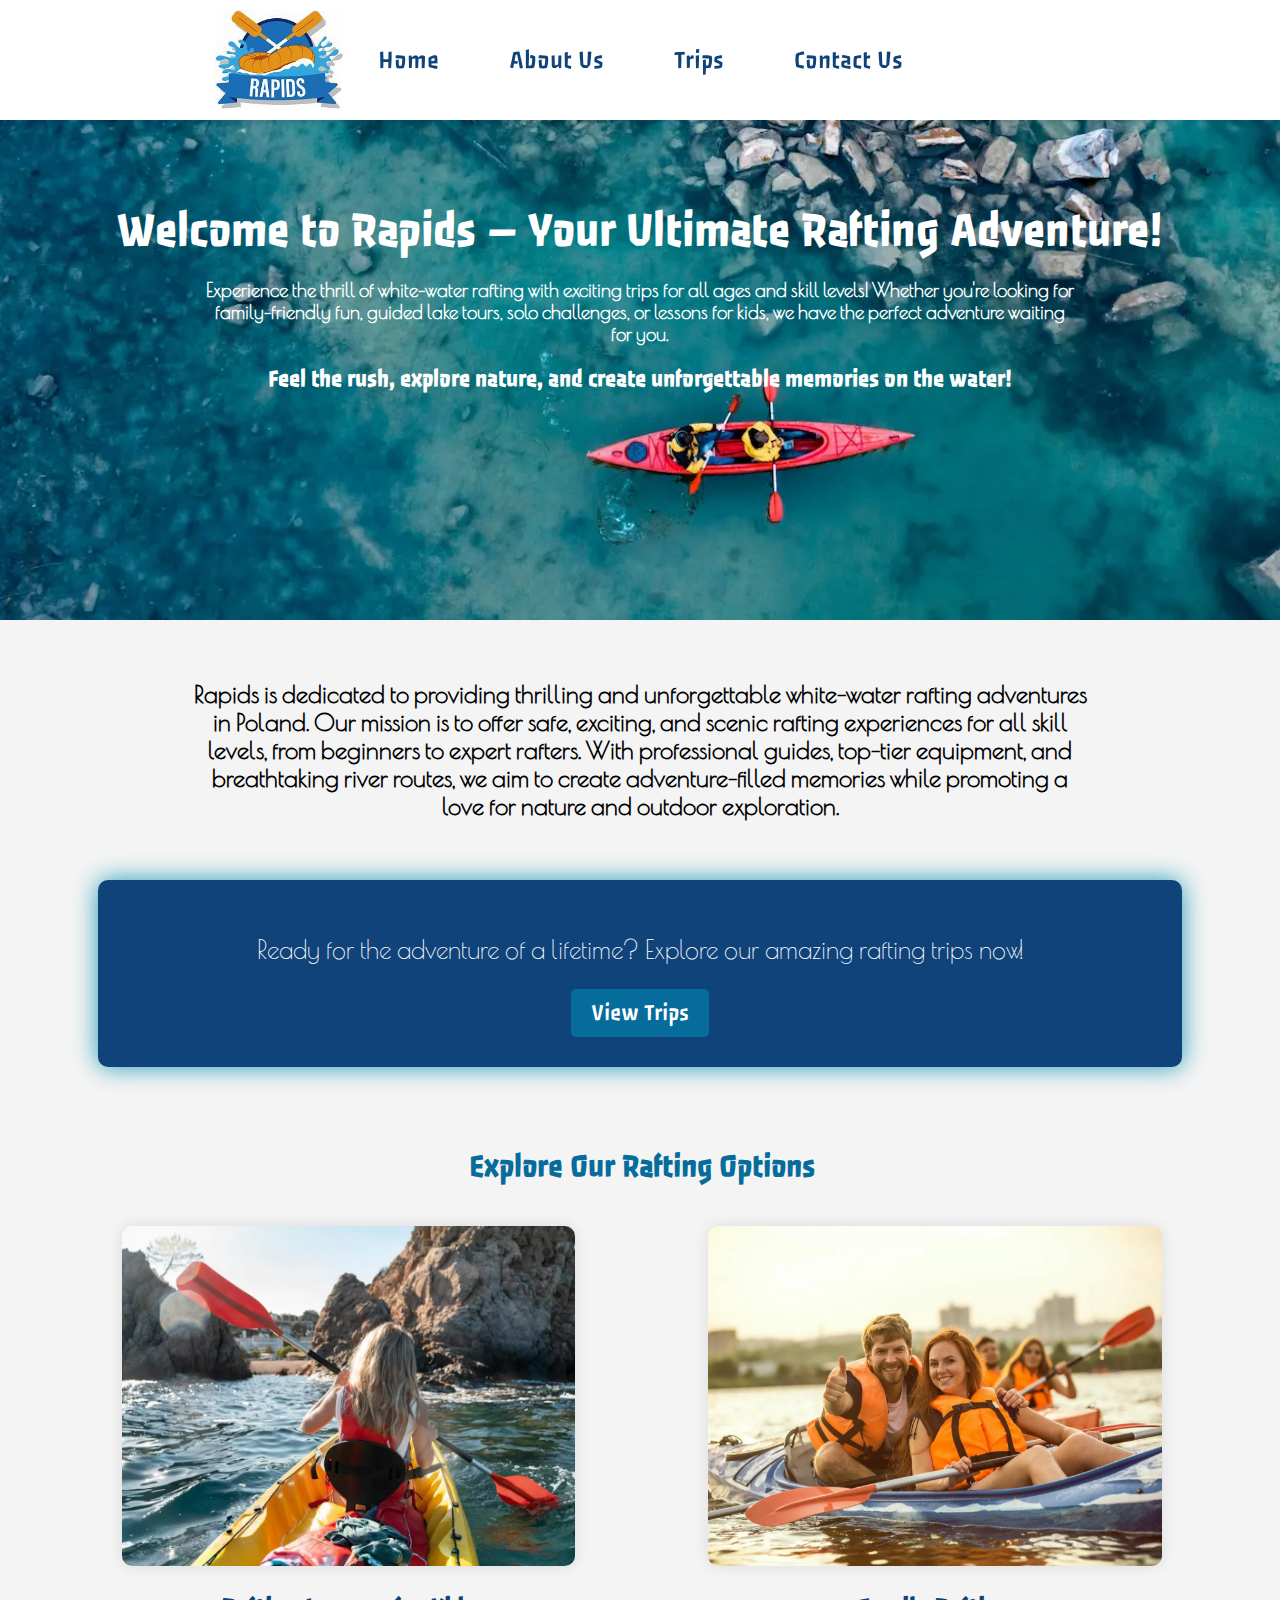
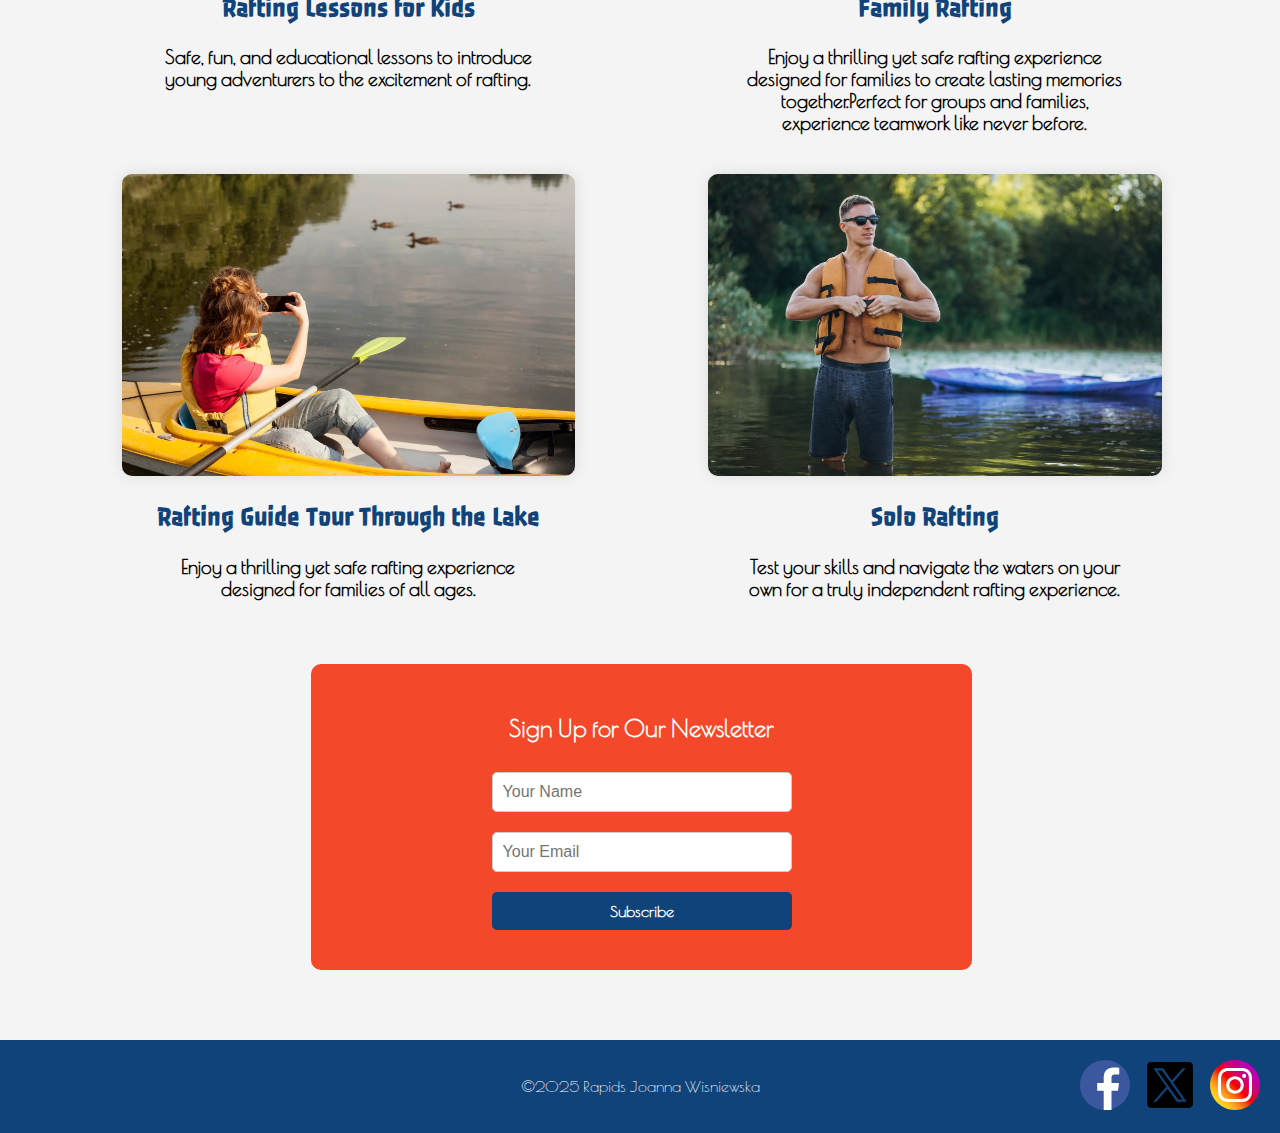
<file: wwr/index.html>
<!DOCTYPE html>
<html lang="en">
<head>
    <meta charset="UTF-8">
    <meta name="viewport" content="width=device-width, initial-scale=1.0">
    <title>Rapids - Home</title>
    <meta name="description" content="Rapids offers unforgettable white-water rafting adventures in Poland. Experience adrenaline-pumping rapids, scenic rivers, and expert-guided tours. Start your adventure today!">
    <meta name="author" content="Rapids Team">
    <link rel="stylesheet" href="styles/rafting.css">
    <link rel="preconnect" href="https://fonts.googleapis.com">
    <link rel="preconnect" href="https://fonts.gstatic.com" crossorigin>
    <link href="https://fonts.googleapis.com/css2?family=Passero+One:wght@400&family=Poiret+One:wght@400&display=swap" rel="stylesheet">
</head>
    <body>
        <header>
            <img src="images/logo2.jpeg" alt="Rapids">
            <nav>
                <ul class="navigation">
                    <li><a href="index.html">Home</a></li>
                    <li><a href="about.html">About Us</a></li>
                    <li><a href="trips.html">Trips</a></li>
                    <li><a href="contact.html">Contact Us</a></li>
                </ul>
            </nav>
        </header>
        <main>
            <section class="hero1">
                <h1>Welcome to Rapids – Your Ultimate Rafting Adventure!</h1>
                <h3>Experience the thrill of white-water rafting with exciting trips for all ages and skill levels! Whether you're looking for family-friendly fun, guided lake tours, solo challenges, or lessons for kids, we have the perfect adventure waiting for you.</h3>
                <h2>Feel the rush, explore nature, and create unforgettable memories on the water!</h2>
            </section>
            <div class="purpose">
                <h2>Rapids is dedicated to providing thrilling and unforgettable white-water rafting adventures in Poland. Our mission is to offer safe, exciting, and scenic rafting experiences for all skill levels, from beginners to expert rafters. With professional guides, top-tier equipment, and breathtaking river routes, we aim to create adventure-filled memories while promoting a love for nature and outdoor exploration.</h2>
            </div>
            <div class="cta">
                <p>Ready for the adventure of a lifetime? Explore our amazing rafting trips now!</p>
                <a href="trips.html" class="cta-button">View Trips</a>
            </div>
            <div class="content-container">
                <section class="rafting-options">
                    <h1>Explore Our Rafting Options</h1>
                    <div class="grid-container">
                        <div class="grid-item">
                            <img src="images/rafting1_home.webp" alt="Rafting Lessons for Kids">
                            <h2>Rafting Lessons for Kids</h2>
                            <p>Safe, fun, and educational lessons to introduce young adventurers to the excitement of rafting.</p>
                        </div>
                        <div class="grid-item">
                            <img src="images/rafting2_home.webp" alt="Family Rafting">
                            <h2>Family Rafting</h2>
                            <p>Enjoy a thrilling yet safe rafting experience designed for families to create lasting memories together.Perfect for groups and families, experience teamwork like never before.</p>
                        </div>
                        <div class="grid-item">
                            <img src="images/rafting3_home.webp" alt="Rafting Guide Tour Through the Lake">
                            <h2>Rafting Guide Tour Through the Lake</h2>
                            <p>Enjoy a thrilling yet safe rafting experience designed for families of all ages.</p>
                        </div>
                        <div class="grid-item">
                            <img src="images/rafting4_home.webp" alt="Solo Rafting">
                            <h2>Solo Rafting</h2>
                            <p>Test your skills and navigate the waters on your own for a truly independent rafting experience.</p>
                        </div>
                    </div>
                </section>
                <section class="newsletter">
                    <h2>Sign Up for Our Newsletter</h2>
                    <form>
                        <input type="text" name="name" placeholder="Your Name" required>
                        <input type="email" name="email" placeholder="Your Email" required>
                        <button type="submit">Subscribe</button>
                    </form>
                </section>
            </div>
        </main>
        <footer class="normal-footer">
            <p>&copy;2025 Rapids Joanna Wisniewska</p>
            <nav class="sociallinks">
                <a href="https://facebook.com">
                    <img src="images/facebook_logo.svg" alt="Facebook">
                </a>
                <a href="https://x.com">
                    <img src="images/x_logo.svg" alt="X">
                </a>
                <a href="https://instagram.com">
                    <img src="images/instagram_logo.svg" alt="Instagram">
                </a>
            </nav>
        </footer>
    </body>
</html>
</file>
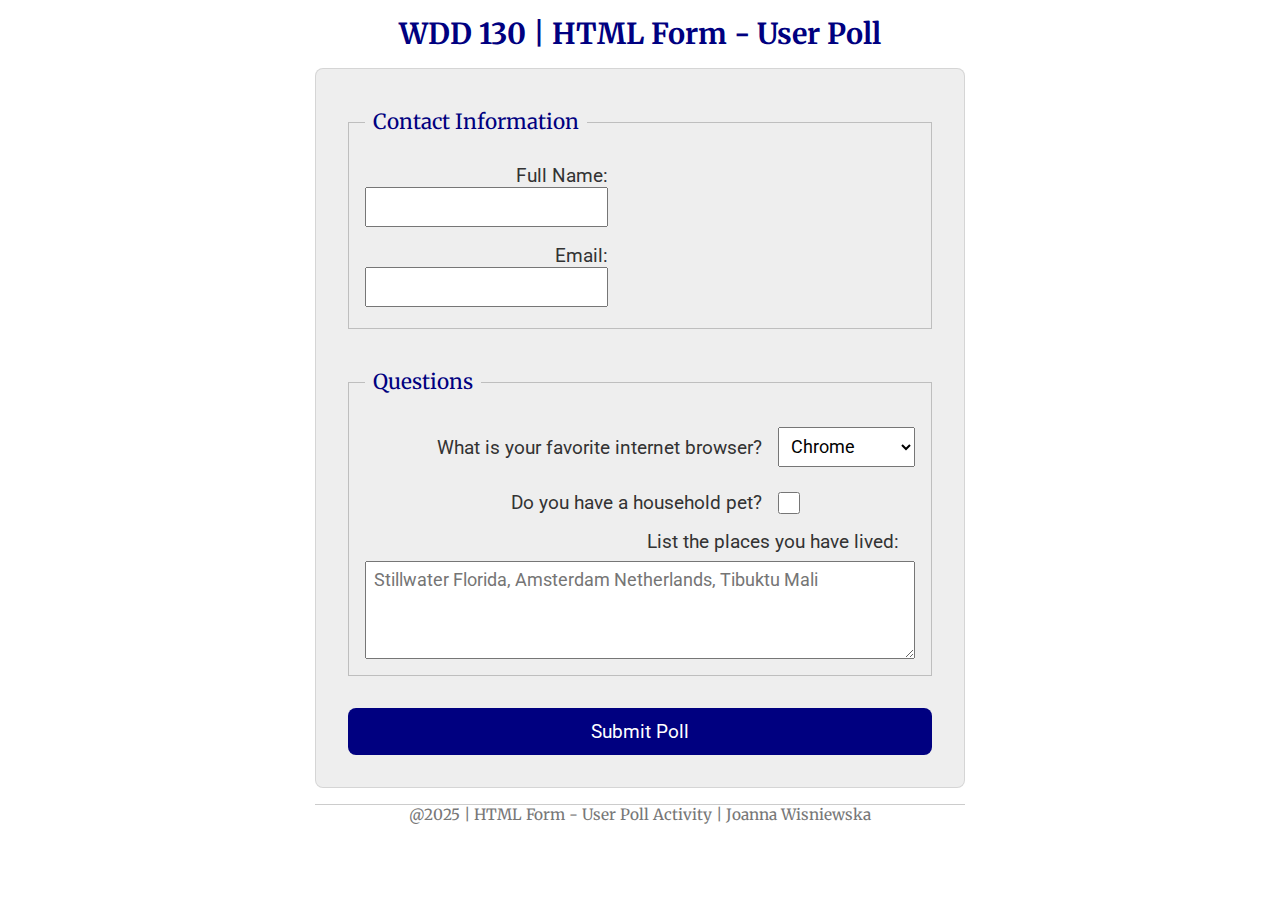
<file: week05/poll-form.html>
<!DOCTYPE html>
<html lang="en">
<head>
    <meta charset="UTF-8">
    <meta name="viewport" content="width=device-width, initial-scale=1.0">
    <title>WDD 130 | HTML Form - User Poll</title>
    <link rel="stylesheet" href="styles/poll-form.css">
    <link rel="preconnect" href="https://fonts.googleapis.com">
    <link rel="preconnect" href="https://fonts.gstatic.com" crossorigin>
    <link href="https://fonts.googleapis.com/css2?family=Merriweather:wght@400;700&family=Roboto:wght@400;700&display=swap" rel="stylesheet">
</head>
<body>
<header>
    <h1>WDD 130 | HTML Form - User Poll</h1>
</header>
<main>
    <form>
        <fieldset>
            <legend>Contact Information</legend>
            <div class="form-item column2">
                <label>Full Name: <input type="text" name="fullname"></label>
            </div>
            <div class="form-item column2">
                <label>Email: <input type="email" name="useremail"></label>
            </div>
        </fieldset>
        <fieldset>
            <legend>Questions</legend>
            <div class="form-item column1">
                <label for="browser">What is your favorite internet browser?</label>
                <select id="browser" name="browser">
                    <option value="chrome">Chrome</option>
                    <option value="firefox">Firefox</option>
                    <option value="safari">Safari</option>
                    <option value="edge">Edge</option>
                    <option value="brave">Brave</option>
                    <option value="other">Other</option>
                </select>
            </div>
            <div class="form-item column1">
                <label for="pet">Do you have a household pet?</label>
                <input type="checkbox" id="pet" name="pet">
            </div>
            <label for="feedback">List the places you have lived:</label>
            <textarea id="feedback" name="feedback" rows="4" placeholder="Stillwater Florida, Amsterdam Netherlands, Tibuktu Mali"></textarea>
        </fieldset>
        <button type="submit">Submit Poll</button>
    </form>
</main>
<footer>
    <p>@2025 | HTML Form - User Poll Activity | Joanna Wisniewska</p>
</footer>
</body>
</html>
</file>
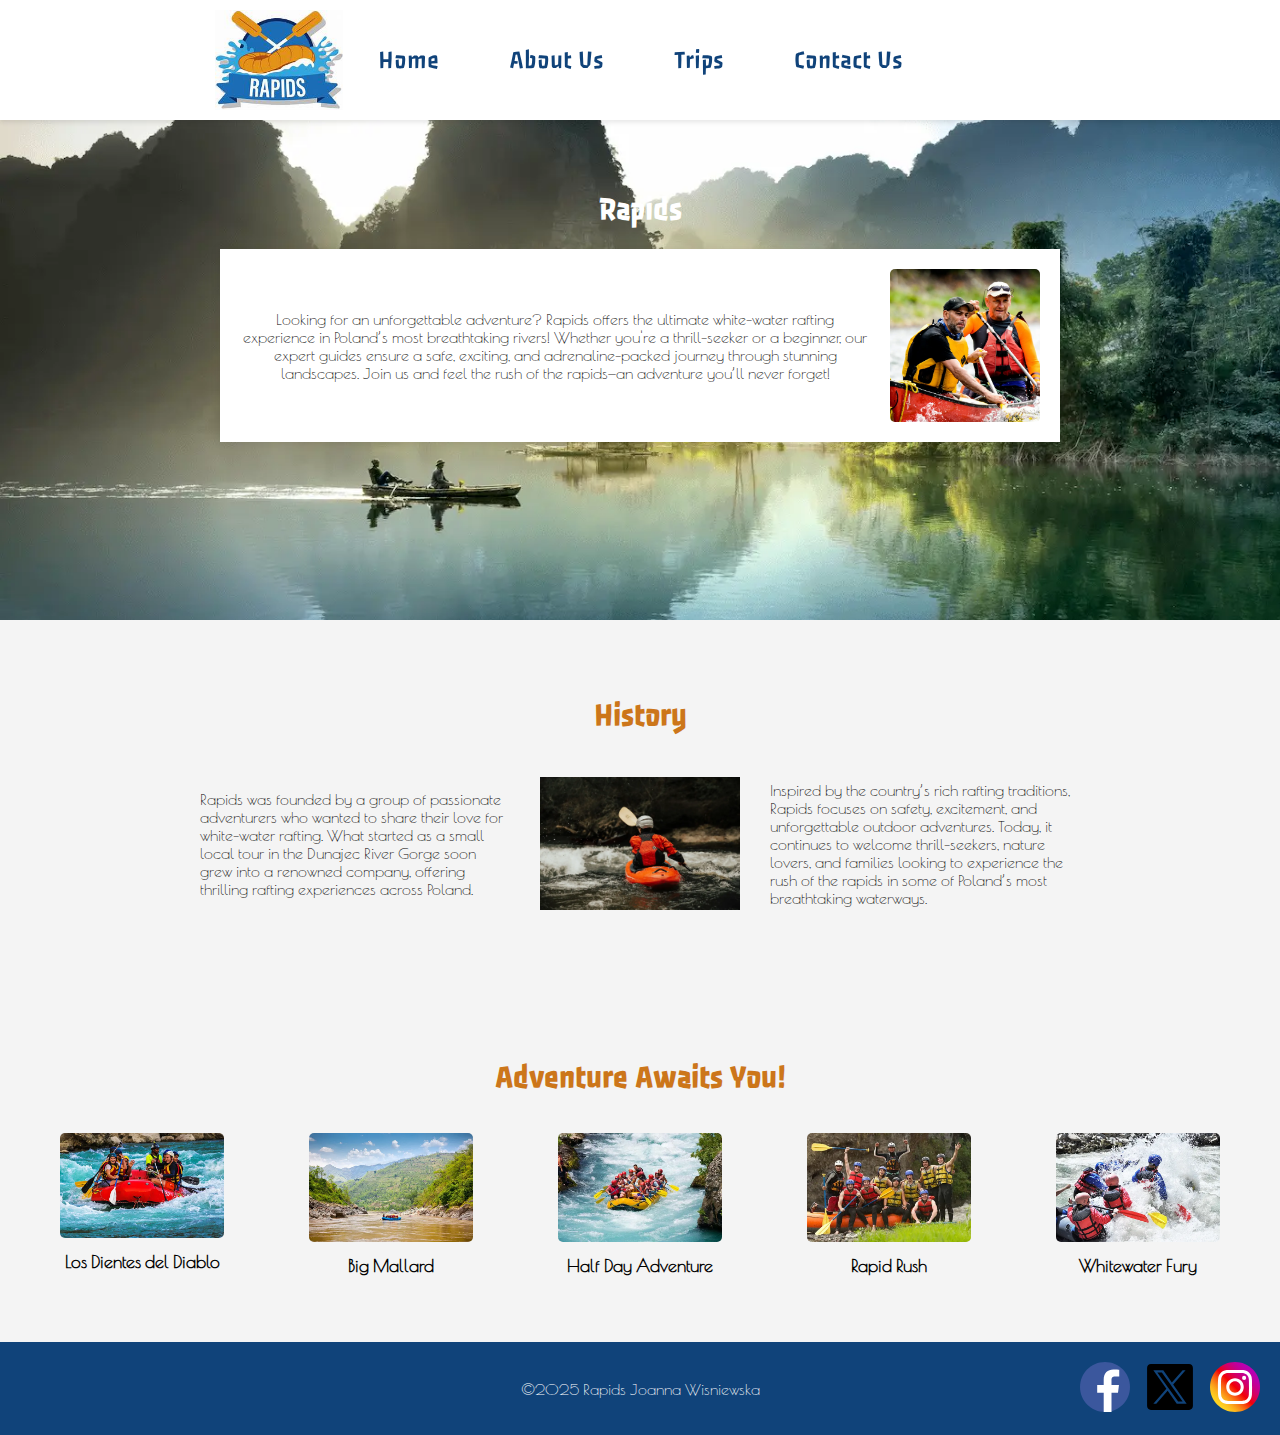
<file: wwr/about.html>
<!DOCTYPE html>
<html lang="en">
<head>
    <meta charset="UTF-8">
    <meta name="viewport" content="width=device-width, initial-scale=1.0">
    <title>Rapids - About Us</title>
    <meta name="description" content="Rapids offers thrilling white-water rafting experiences in Poland. Learn about our history, mission, and why adventure-seekers love us!">
    <meta name="author" content="Rapids Team">
    <link rel="stylesheet" href="styles/rafting.css">
    <link rel="preconnect" href="https://fonts.googleapis.com">
    <link rel="preconnect" href="https://fonts.gstatic.com" crossorigin>
    <link href="https://fonts.googleapis.com/css2?family=Passero+One:wght@400&family=Poiret+One:wght@400&display=swap" rel="stylesheet">
</head>
<body>
    <header>
        <img src="images/logo2.jpeg" alt="Rapids">
        <nav>
            <ul class="navigation">
                <li><a href="index.html">Home</a></li>
                <li><a href="about.html">About Us</a></li>
                <li><a href="trips.html">Trips</a></li>
                <li><a href="contact.html">Contact Us</a></li>
            </ul>
        </nav>
    </header>
    <main>
        <div class="hero">
            <h1>Rapids</h1>
            <div class="description">
                <p>Looking for an unforgettable adventure? Rapids offers the ultimate white-water rafting experience in Poland’s most breathtaking rivers! Whether you're a thrill-seeker or a beginner, our expert guides ensure a safe, exciting, and adrenaline-packed journey through stunning landscapes. Join us and feel the rush of the rapids—an adventure you’ll never forget!</p>
                <img src="images/rafting_worke.webp" alt="Happy Employee">
            </div>
        </div>
        <section class="history">
            <h2>History</h2>
            <div class="history-content">
                <p>Rapids was founded by a group of passionate adventurers who wanted to share their love for white-water rafting. What started as a small local tour in the Dunajec River Gorge soon grew into a renowned company, offering thrilling rafting experiences across Poland.</p>
                <img src="images/history_rafting_img.webp" alt="History Image">
                <p>Inspired by the country’s rich rafting traditions, Rapids focuses on safety, excitement, and unforgettable outdoor adventures. Today, it continues to welcome thrill-seekers, nature lovers, and families looking to experience the rush of the rapids in some of Poland’s most breathtaking waterways.</p>
            </div>
        </section>
        <section class="adventure">
            <h2>Adventure Awaits You!</h2>
            <div class="adventure-gallery">
                <figure>
                    <img src="images/rafting17_600.webp" alt="Los Dientes del Diablo">
                    <figcaption>Los Dientes del Diablo</figcaption>
                </figure>
                <figure>
                    <img src="images/rafting1.webp" alt="Big Mallard">
                    <figcaption>Big Mallard</figcaption>
                </figure>
                <figure>
                    <img src="images/rafting2.webp" alt="Half Day Adventure">
                    <figcaption>Half Day Adventure</figcaption>
                </figure>
                <figure>
                    <img src="images/rafting3.webp" alt="Rapid Rush">
                    <figcaption>Rapid Rush</figcaption>
                </figure>
                <figure>
                    <img src="images/rafting4.webp" alt="Whitewater Fury">
                    <figcaption>Whitewater Fury</figcaption>
                </figure>
            </div>
        </section>
    </main>
    <footer class="normal-footer">
        <p>&copy;2025 Rapids Joanna Wisniewska</p>
        <nav class="sociallinks">
            <a href="https://facebook.com">
                <img src="images/facebook_logo.svg" alt="Facebook">
            </a>
            <a href="https://x.com">
                <img src="images/x_logo.svg" alt="X">
            </a>
            <a href="https://instagram.com">
                <img src="images/instagram_logo.svg" alt="Instagram">
            </a>
        </nav>
    </footer>
</body>
</html>
</file>
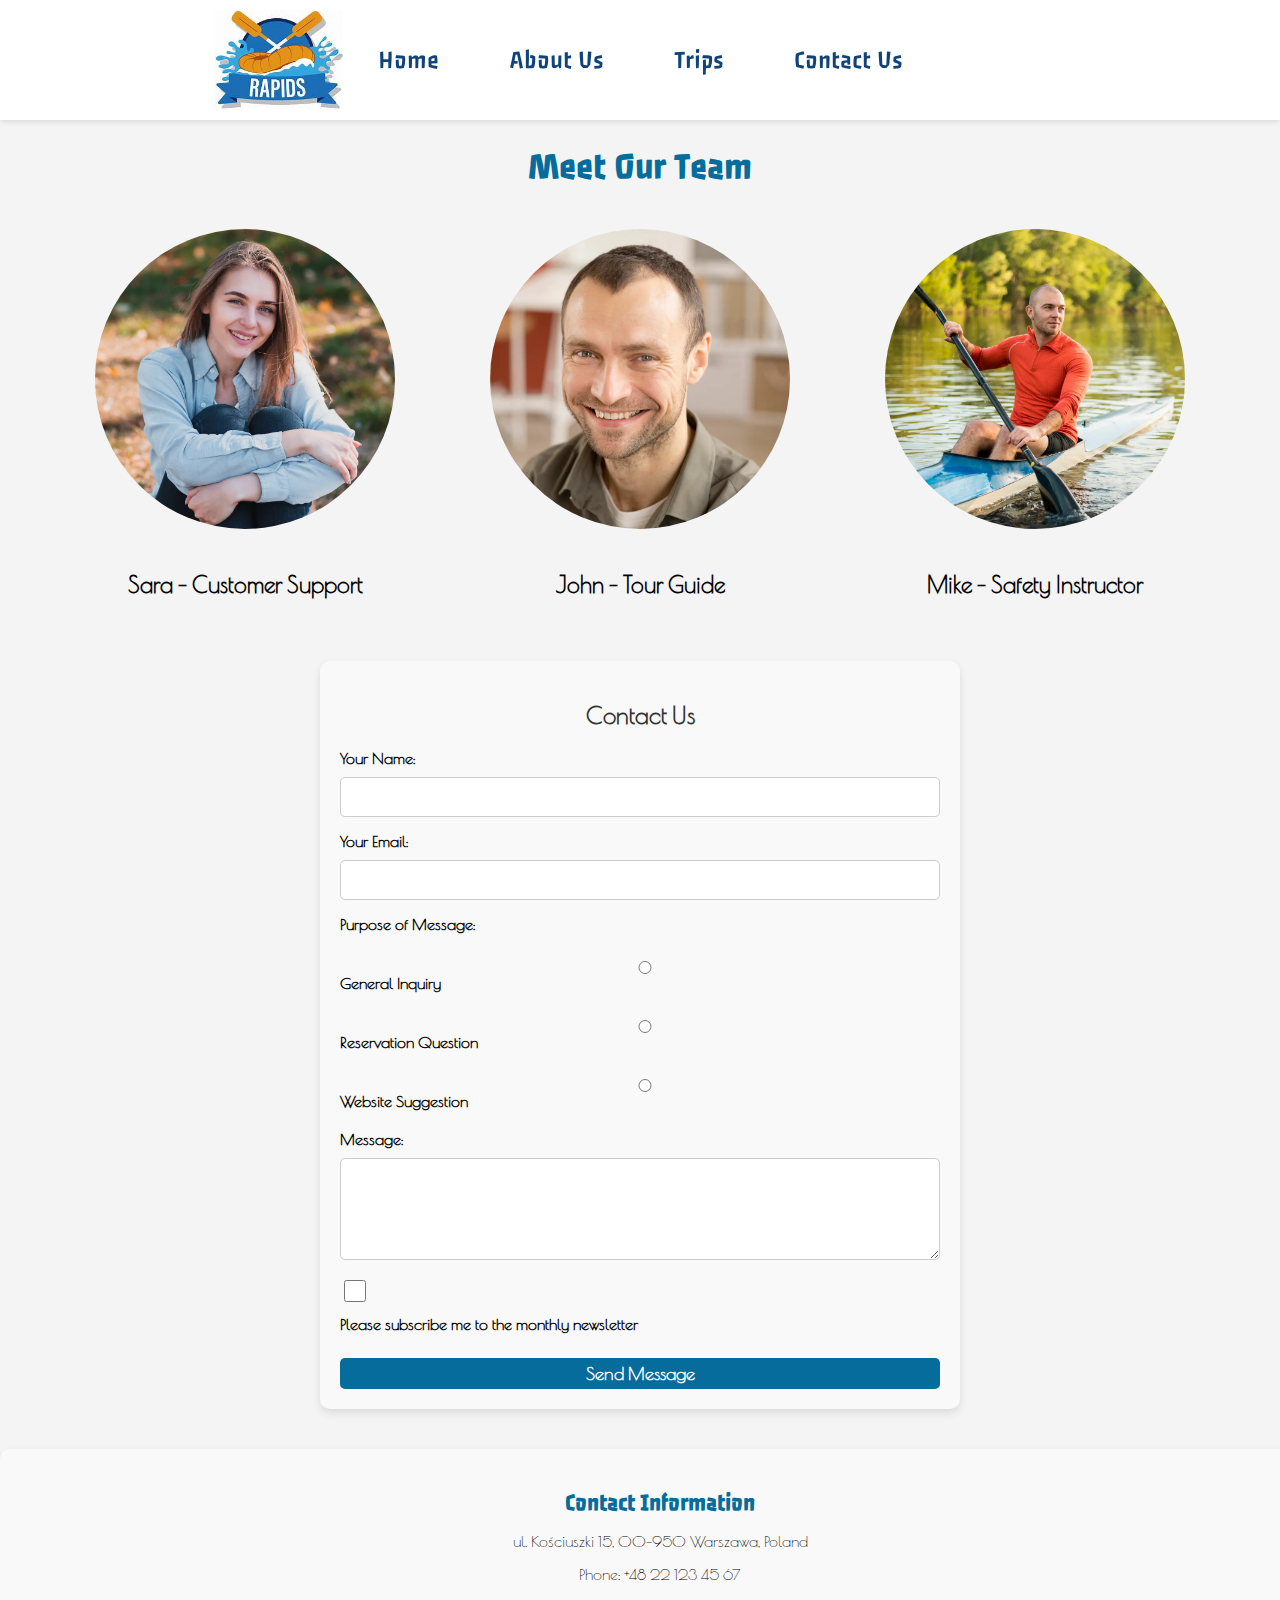
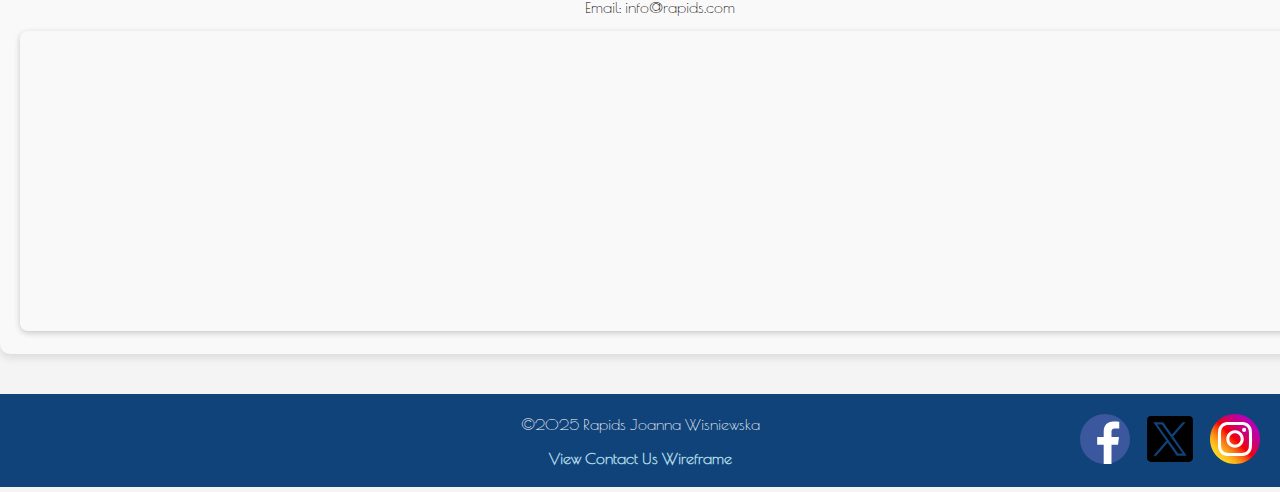
<file: wwr/contact.html>
<!DOCTYPE html>
<html lang="en">
<head>
    <meta charset="UTF-8">
    <meta name="viewport" content="width=device-width, initial-scale=1.0">
    <title>Rapids - Contact Us</title>
    <meta name="author" content="Rapids Team">
    <meta name="description" content="Have questions or need assistance? Contact us today through our phone, email, or contact form. We’re happy to assist you!">
    <link rel="stylesheet" href="styles/rafting.css">
    <link rel="preconnect" href="https://fonts.googleapis.com">
    <link rel="preconnect" href="https://fonts.gstatic.com" crossorigin>
    <link href="https://fonts.googleapis.com/css2?family=Passero+One:wght@400&family=Poiret+One:wght@400&display=swap" rel="stylesheet">
</head>
<body>
    <header>
        <img src="images/logo2.jpeg" alt="Rapids">
        <nav>
            <ul class="navigation">
                <li><a href="index.html">Home</a></li>
                <li><a href="about.html">About Us</a></li>
                <li><a href="trips.html">Trips</a></li>
                <li><a href="contact.html">Contact Us</a></li>
            </ul>
        </nav>
    </header>
    <main>
        <section class="employee-profiles">
            <h1>Meet Our Team</h1>
            <div class="employee-img">
                <div>
                    <img src="images/employee1.webp" alt="Sara - Customer Support">
                    <p>Sara - Customer Support</p>
                </div>
                <div>
                    <img src="images/employee2.webp" alt="John - Tour Guide">
                    <p>John - Tour Guide</p>
                </div>
                <div>
                    <img src="images/employee3.webp" alt="Mike - Safety Instructor">
                    <p>Mike - Safety Instructor</p>
                </div>
            </div>
        </section>
        <section class="contact-form">
            <h2>Contact Us</h2>
            <form>
                <div class="form-group">
                    <label for="name">Your Name:</label>
                    <input type="text" id="name" name="name" required>
                </div>
                <div class="form-group">
                    <label for="email">Your Email:</label>
                    <input type="email" id="email" name="email" required>
                </div>
                <div class="form-group">
                    <label>Purpose of Message:</label><br>
            
                    <input type="radio" id="general-inquiry" name="purpose" value="General Inquiry" required>
                    <label for="general-inquiry">General Inquiry</label><br>
            
                    <input type="radio" id="reservation-question" name="purpose" value="Reservation Question">
                    <label for="reservation-question">Reservation Question</label><br>
            
                    <input type="radio" id="website-suggestion" name="purpose" value="Website Suggestion">
                    <label for="website-suggestion">Website Suggestion</label>
                </div>
                <div class="form-group">
                    <label for="message">Message:</label>
                    <textarea id="message" name="message" rows="5" required></textarea>
                </div>
                <div class="form-group">
                    <input type="checkbox" id="newsletter" name="newsletter">
                    <label for="newsletter">Please subscribe me to the monthly newsletter</label>
                </div>
                <button type="submit">Send Message</button>
            </form>       
        </section>
        <section class="company-info">
            <h2>Contact Information</h2>
            <p>ul. Kościuszki 15, 00-950 Warszawa, Poland</p>
            <p>Phone: +48 22 123 45 67</p>
            <p>Email: info@rapids.com</p>
            <iframe class="google-map" 
            src="https://www.google.com/maps/embed?pb=!1m18!1m12!1m3!1d3169.345446079004!2d-122.084!3d37.422!2m3!1f0!2f0!3f0!3m2!1i1024!2i768!4f13.1!3m3!1m2!1s0x0%3A0x7b1b6c3d3dfba3e!2sGoogleplex!5e0!3m2!1sen!2us!4v1610000000000!5m2!1sen!2us" 
            allowfullscreen="" 
            loading="lazy">
        </iframe>
                </section>
    </main>
    <footer>
        <div class="footer-text">
            <p>&copy;2025 Rapids Joanna Wisniewska</p>
            <p><a href="https://app.moqups.com/7MEzGrIr1aFuiMx6lxOkBbO8mkT2mwVB/view/page/ad64222d5" target="_blank">View Contact Us Wireframe</a></p>
        </div>
        <nav class="sociallinks">
            <a href="https://facebook.com">
                <img src="images/facebook_logo.svg" alt="Facebook">
            </a>
            <a href="https://x.com">
                <img src="images/x_logo.svg" alt="X">
            </a>
            <a href="https://instagram.com">
                <img src="images/instagram_logo.svg" alt="Instagram">
            </a>
        </nav>
    </footer>
</body>
</html>
</file>
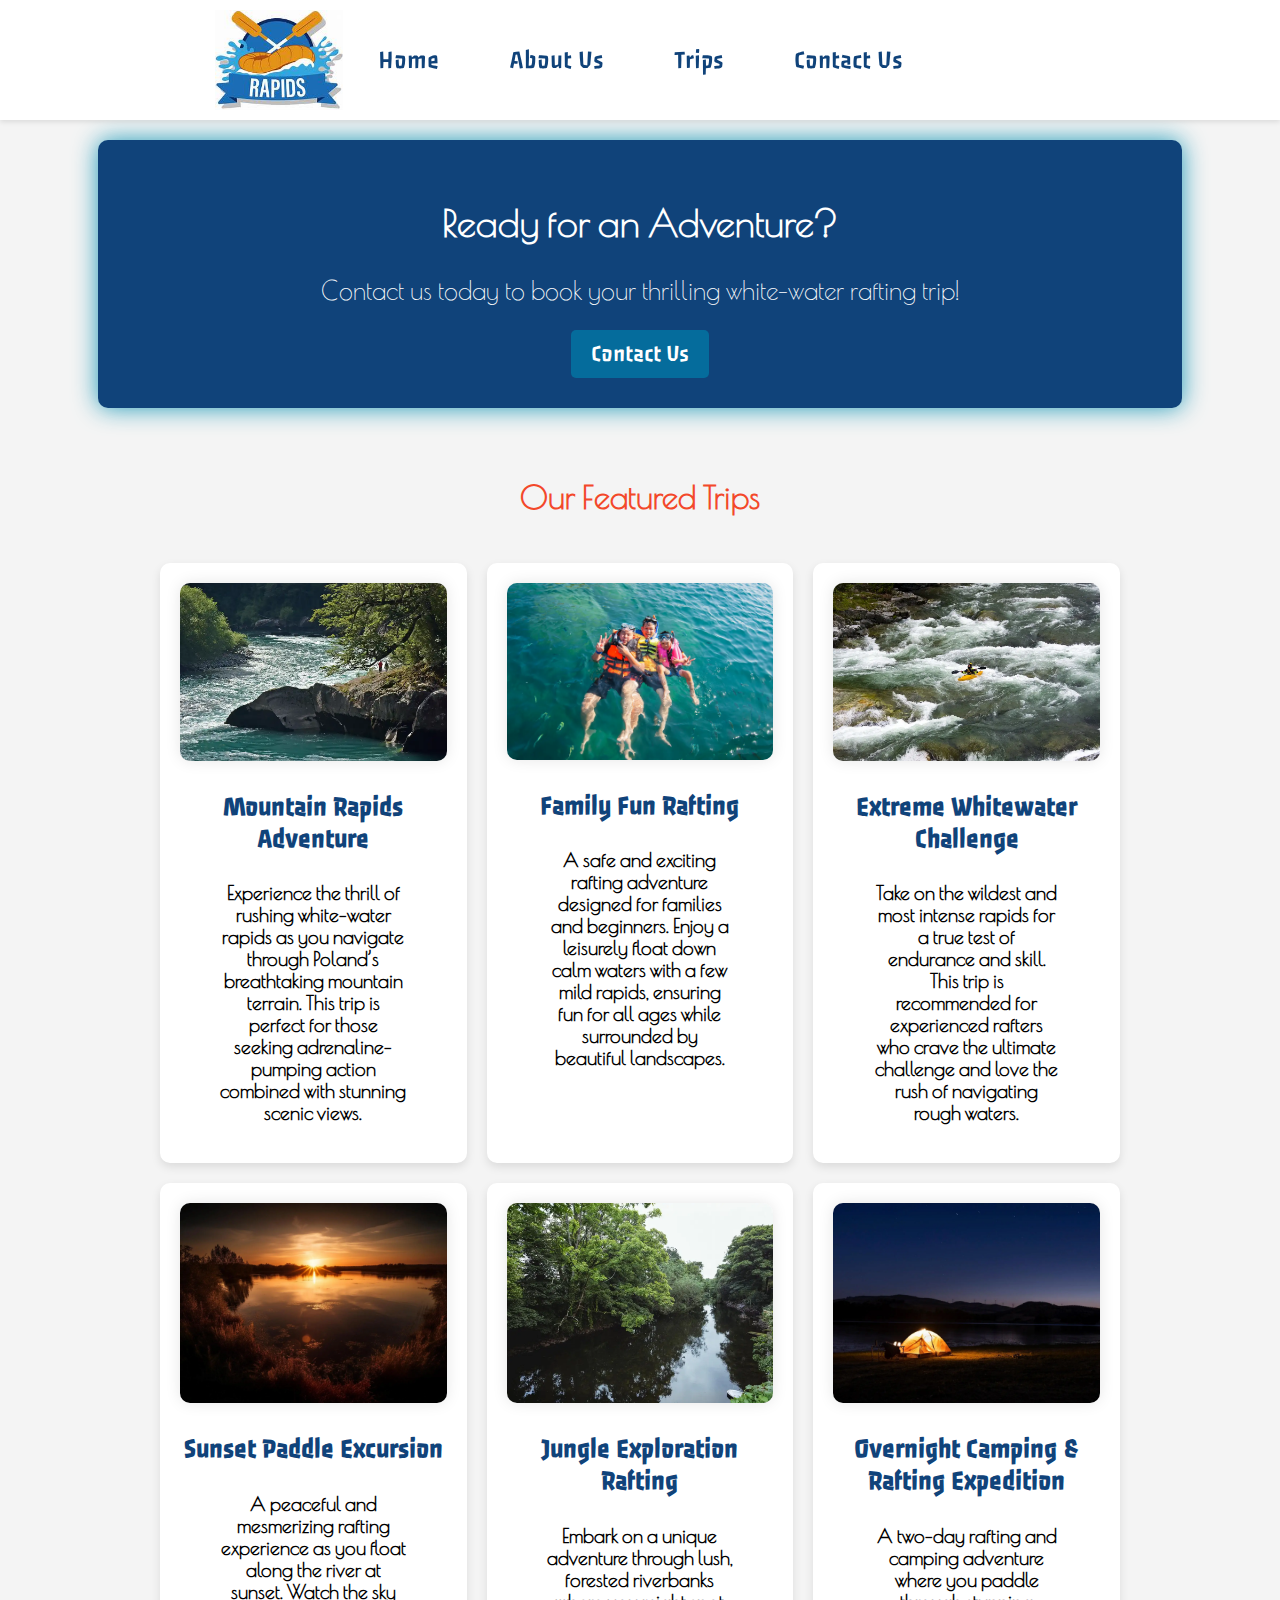
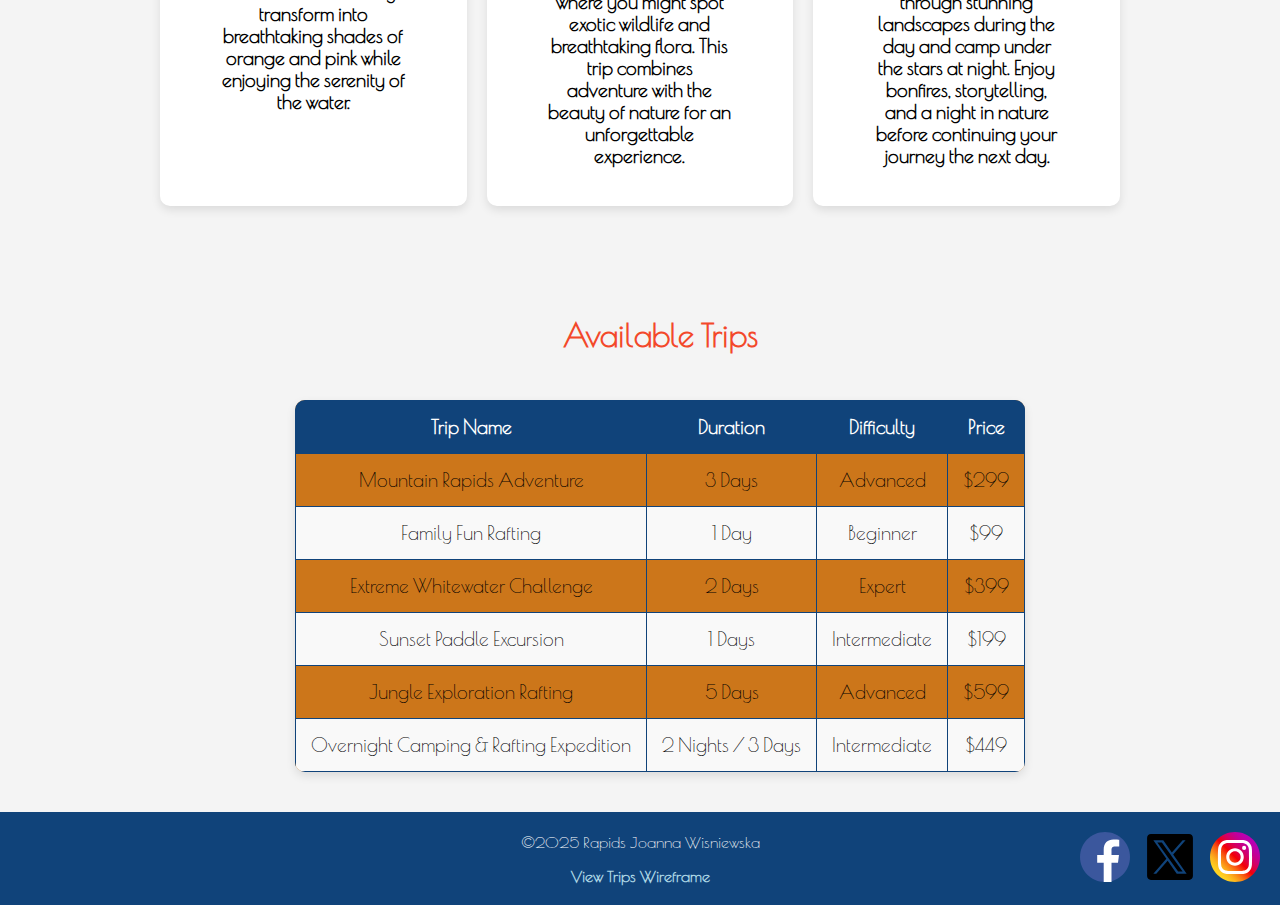
<file: wwr/trips.html>
<!DOCTYPE html>
<html lang="en">
<head>
    <meta charset="UTF-8">
    <meta name="viewport" content="width=device-width, initial-scale=1.0">
    <title>Rapids - Trips</title>
    <meta name="description" content="Explore thrilling white-water rafting trips with Rapids! Choose from family-friendly floats, extreme rapids, and multi-day adventures. Book your adventure today!">
    <meta name="author" content="Rapids Team">
    <link rel="stylesheet" href="styles/rafting.css">
    <link rel="preconnect" href="https://fonts.googleapis.com">
    <link rel="preconnect" href="https://fonts.gstatic.com" crossorigin>
    <link href="https://fonts.googleapis.com/css2?family=Passero+One:wght@400&family=Poiret+One:wght@400&display=swap" rel="stylesheet">
</head>
<body>
    <header>
        <img src="images/logo2.jpeg" alt="Rapids">
        <nav>
            <ul class="navigation">
                <li><a href="index.html">Home</a></li>
                <li><a href="about.html">About Us</a></li>
                <li><a href="trips.html">Trips</a></li>
                <li><a href="contact.html">Contact Us</a></li>
            </ul>
        </nav>
    </header>
    <main>
        <section class="cta">
            <h2>Ready for an Adventure?</h2>
            <p>Contact us today to book your thrilling white-water rafting trip!</p>
            <a href="contact.html" class="cta-button">Contact Us</a>
        </section>
        <section class="trip-descriptions">
            <h2>Our Featured Trips</h2>
            <div class="trip-container">
                <div class="trip">
                    <img src="images/trip1.webp" alt="Mountain Rapids">
                    <h3>Mountain Rapids Adventure</h3>
                    <p>Experience the thrill of rushing white-water rapids as you navigate through Poland’s breathtaking mountain terrain. This trip is perfect for those seeking adrenaline-pumping action combined with stunning scenic views.</p>
                </div>
                <div class="trip">
                    <img src="images/trip2.webp" alt="Family Fun Rafting">
                    <h3>Family Fun Rafting</h3>
                    <p>A safe and exciting rafting adventure designed for families and beginners. Enjoy a leisurely float down calm waters with a few mild rapids, ensuring fun for all ages while surrounded by beautiful landscapes.</p>
                </div>
                <div class="trip">
                    <img src="images/trip3.webp" alt="Extreme Whitewater Challenge">
                    <h3>Extreme Whitewater Challenge</h3>
                    <p>Take on the wildest and most intense rapids for a true test of endurance and skill. This trip is recommended for experienced rafters who crave the ultimate challenge and love the rush of navigating rough waters.</p>
                </div>
                <div class="trip">
                    <img src="images/trip4.webp" alt="Sunset Paddle Excursion">
                    <h3>Sunset Paddle Excursion</h3>
                    <p>A peaceful and mesmerizing rafting experience as you float along the river at sunset. Watch the sky transform into breathtaking shades of orange and pink while enjoying the serenity of the water.</p>
                </div>
                <div class="trip">
                    <img src="images/trip5.webp" alt="Jungle Exploration Rafting">
                    <h3>Jungle Exploration Rafting</h3>
                    <p>Embark on a unique adventure through lush, forested riverbanks where you might spot exotic wildlife and breathtaking flora. This trip combines adventure with the beauty of nature for an unforgettable experience.</p>
                </div>
                <div class="trip">
                    <img src="images/trip6.webp" alt="Overnight Camping & Rafting Expedition">
                    <h3>Overnight Camping & Rafting Expedition</h3>
                    <p>A two-day rafting and camping adventure where you paddle through stunning landscapes during the day and camp under the stars at night. Enjoy bonfires, storytelling, and a night in nature before continuing your journey the next day.</p>
                </div>
            </div>
        </section>
        <section class="trip-table">
            <h2>Available Trips</h2>
            <div class="trip-container">
                <table>
                    <thead>
                        <tr>
                            <th>Trip Name</th>
                            <th>Duration</th>
                            <th>Difficulty</th>
                            <th>Price</th>
                        </tr>
                    </thead>
                    <tbody>
                        <tr>
                            <td>Mountain Rapids Adventure</td>
                            <td>3 Days</td>
                            <td>Advanced</td>
                            <td>$299</td>
                        </tr>
                        <tr>
                            <td>Family Fun Rafting</td>
                            <td>1 Day</td>
                            <td>Beginner</td>
                            <td>$99</td>
                        </tr>
                        <tr>
                            <td>Extreme Whitewater Challenge</td>
                            <td>2 Days</td>
                            <td>Expert</td>
                            <td>$399</td>
                        </tr>
                        <tr>
                            <td>Sunset Paddle Excursion</td>
                            <td>1 Days</td>
                            <td>Intermediate</td>
                            <td>$199</td>
                        </tr>
                        <tr>
                            <td>Jungle Exploration Rafting</td>
                            <td>5 Days</td>
                            <td>Advanced</td>
                            <td>$599</td>
                        </tr>
                        <tr>
                            <td>Overnight Camping & Rafting Expedition</td>
                            <td>2 Nights / 3 Days</td>
                            <td>Intermediate</td>
                            <td>$449</td>
                        </tr>
                    </tbody>
                </table>
            </div>
        </section>
    </main>
    <footer>
        <div class="footer-text">
            <p>&copy;2025 Rapids Joanna Wisniewska</p>
            <p><a href="https://app.moqups.com/7MEzGrIr1aFuiMx6lxOkBbO8mkT2mwVB/view/page/a7fd94cf3" target="_blank">View Trips Wireframe</a></p>
        </div>
        <nav class="sociallinks">
            <a href="https://facebook.com">
                <img src="images/facebook_logo.svg" alt="Facebook">
            </a>
            <a href="https://x.com">
                <img src="images/x_logo.svg" alt="X">
            </a>
            <a href="https://instagram.com">
                <img src="images/instagram_logo.svg" alt="Instagram">
            </a>
        </nav>
    </footer>
</body>
</html>
</file>
<file: wwr/styles/rafting.css>
:root {
    --primary-color: #cc761a;
    --secondary-color: rgb(243, 72, 42);
    --accent1-color: #10437a;
    --accent2-color: #056c9c;
    --accent3-color: #f9f9f9;
    --heading-font: 'Passero One';
    --body-font: 'Poiret One';
    --text-color: black;
}

body {
    font-family: var(--body-font);
    margin: 0;
    padding: 0;
    background-color: #f4f4f4;
    overflow-x: hidden;
}

.container {
    width: 80%; 
    max-width: 1200px; 
    margin: 0 auto; 
    background-color: white;
    padding: 20px;
    box-shadow: 0px 4px 10px rgba(0, 0, 0, 0.1);
    overflow: hidden;
}

header {
    display: grid;
    grid-template-columns: 1fr auto 1fr;
    align-items: center;
    text-align: center;
    padding: 10px 20px;
    background-color: white;
    position: sticky;
    top: 0;
    z-index: 1000;
    box-shadow: 0 2px 5px rgba(0, 0, 0, 0.1);
}

header img {
    height: 100px;
    justify-self: right;
    max-width: 100%;
}

.navigation {
    display: flex;
    justify-content: center;
    list-style: none;
    padding: 0;
    margin: 0;
    font-family: var(--heading-font);
}

.navigation li {
    margin: 0 15px;
}

.navigation a {
	display: block;
	color: var(--accent1-color);
	padding: 20px;
	text-decoration: none;
	font-size: 1.6rem;
}

.navigation a:hover {
	color: var(--secondary-color);
	text-decoration: none;
}

h1 {
	font-size: 2rem;
	font-family: var(--heading-font), sans-serif;
}

.hero {
    min-height: 400px;
    background-image: url("../images/lake2.webp") !important;
    background-repeat: no-repeat;
    background-position: center center;
    background-size: cover;    
    text-align: center;
    padding: 50px 20px;
    color: white;
    max-width: 100%;
}

.hero h1 {
    font-size: 2em;
    margin-bottom: 20px;
}

.hero1 {
    min-height: 400px;
    background-image: url("../images/lake1.webp") !important;
    background-repeat: no-repeat;
    background-position: center center;
    background-size: cover;    
    text-align: center;
    padding: 50px 20px;
    color: white;
    max-width: 100%;
}

.hero1 h1 {
    font-size: 3em;
    margin-bottom: 20px;
}

.hero1 h2 {
    font-family: var(--heading-font);
}

.hero1 h3 {
    font-family: var(--body-font);
    width: 70%;
    margin-left: auto;
    margin-right: auto;
}

.purpose {
    display: flex;
    justify-content: center;
    align-items: center;
    text-align: center;
    width: 70%;
    margin: 40px auto;
}

.cta {
    text-align: center;
    padding: 30px;
    background-color: var(--accent1-color);
    color: white;
    box-shadow: 0 0 25px rgba(10, 145, 179, 0.9);
    max-width: 80%;
    margin: 20px auto;
    border-radius: 10px;
    font-family: var(--body-font);
    font-size: 25px;
}

.cta-button {
    display: inline-block;
    background: var(--accent2-color);
    color: white;
    padding: 10px 20px;
    text-decoration: none;
    border-radius: 5px;
    font-size: 1.5rem;
    font-family: var(--heading-font);
}

.cta-button:hover {
    background: var(--secondary-color);
}

.content-container {
    display: flex;
    flex-direction: column;
    gap: 20px;
    padding: 40px;
    align-items: center;
    width: 94%;
    max-width: 100%;
}

.newsletter {
    text-align: center;
    padding: 30px;
    background: var(--secondary-color);
    color: white;
    border-radius: 10px;
    width: 50%;
    max-width: 100%;
    margin-bottom: 30px;
}

.newsletter form {
    display: flex;
    flex-direction: column;
    align-items: center;
}

.newsletter input, .newsletter button {
    margin: 10px;
    padding: 10px;
    font-size: 1rem;
    width: 100%;
    max-width: 300px;
}

.newsletter button {
    background: var(--accent1-color);
    color: white;
    border: none;
    cursor: pointer;
    padding: 10px 20px;
    border-radius: 5px;
    font-size: 1rem;
}

.newsletter button:hover {
    background: var(--accent2-color);
}

.rafting-options {
    width: 100%;
    align-items: center;
}

.rafting-options h1 {
    text-align: center;
    margin-bottom: 40px;
    color: var(--accent2-color);
}

.grid-container {
    display: grid;
    grid-template-columns: 1fr 1fr;
    gap: 20px;
    text-align: center;
    max-width: 100%;
    margin: 25px;
}

.grid-item img {
    width: 80%;
    height: auto;
    border-radius: 10px;
    box-shadow: 0 0 15px rgba(0, 0, 0, 0.1);
}

.grid-item h2 {
    font-family: var(--heading-font);
    font-size: 1.7rem;
    color: var(--accent1-color);
}

.grid-item p {
    margin-top: 10px;
    font-size: 1.2rem;
    color: var(--text-color);
    font-family: var(--body-font);
    text-align: center;
    width: 70%;
    margin-left: auto;
    margin-right: auto;
    font-weight: bold;
}

.description {
    max-width: 800px;
    margin: 0 auto;
    display: flex;
    align-items: center;
    justify-content: space-between;
    text-align: left;
    background: white;
    padding: 20px;
    box-shadow: 0 0 10px rgba(0, 0, 0, 0.1);
}


.description p {
    flex: 2;
    margin-right: 20px;
    color: black;
    font-family: var(--body-font);
    text-align: center;
}

.description img {
    flex: 1;
    max-width: 150px;
    height: auto;
    border-radius: 5px;
}

.history {
    text-align: center;
    padding: 50px 20px;
}

.history h2 {
    font-size: 2em;
    margin-bottom: 20px;
    font-family: var(--heading-font);
    color: var(--primary-color);
}

.history-content {
    display: flex;
    align-items: center;
    justify-content: center;
    max-width: 900px;
    margin: 0 auto;
    text-align: left;
}

.history-content p {
    flex: 1;
    padding: 10px;
    text-align: start;
    font-family: var(--body-font);
}

.history-content img {
    display: flex;
    flex: 1;
    max-width: 200px;
    height: auto;
    padding: 20px;
    justify-content: center;
    align-items: center;
}

.adventure {
    text-align: center;
    padding: 50px 20px;
}

.adventure h2 {
    font-size: 2em;
    margin-bottom: 20px;
    font-family: var(--heading-font);
    color: var(--primary-color);
}

.adventure-gallery {
    display: flex;
    flex-wrap: nowrap;
    justify-content: center;
    gap: 5px;
    max-width: 1400px;
    margin: 0 auto;
    overflow-x: auto;
}

.adventure-gallery figure {
    flex: 0 1 300px;
    max-width: 400px;
    text-align: center;
}

.adventure-gallery img {
    width: 100%;
    max-width: 400px;
    height: auto;
    border-radius: 5px;
}

.adventure-gallery figcaption {
    margin-top: 10px;
    font-size: 1.1rem;
    font-family: var(--body-font);
    font-weight: bold;
}

footer {
    display: flex;
    align-items: center;
    justify-content: space-between;
    padding: 20px;
    background-color: var(--accent1-color);
    color: white;
    position: relative;
    flex-wrap: wrap;
    max-width: 100%;
    overflow: hidden;
}

.normal-footer p {
    position: absolute;
    left: 50%;
    transform: translateX(-50%);
    text-align: center;
    white-space: nowrap;
} 

.footer-text {
    position: absolute;
    left: 50%;
    transform: translateX(-50%);
    text-align: center;
    white-space: nowrap;
}

.footer-text a {
    color: lightblue; 
    text-decoration: none;
    font-weight: bold;
    display: block;
    margin-top: 5px;
}

.footer-text a:hover {
    text-decoration: underline;
}

.sociallinks {
    display: flex;
    gap: 15px;
    margin-left: auto;
}

.sociallinks a {
    text-decoration: none;
}

.sociallinks img {
    width: 50px;
    height: auto;
}

/* Contact Page */

.employee-profiles, .contact-form {
    margin-bottom: 30px;
}

.employee-img {
    display: flex;
    justify-content: space-evenly;
    margin: 1rem;
    align-items: center;
}

.employee-profiles h1 {
    text-align: center;
    color: var(--accent2-color);
    font-family: var(--heading-font);
    font-size: 2.3rem;
}

.employee-img img {
    border-radius: 50%;
    margin: 1rem;
    max-width: 300px;
    height: auto;
}

.employee-img div {
    text-align: center;
}

.employee-img p {
    font-family: var(--body-font);
    font-size: 23px;
    color: black;
    font-weight: bold;
}

.contact-form {
    max-width: 600px;
    margin: 40px auto;
    padding: 20px;
    background: var(--accent3-color);
    border-radius: 10px;
    box-shadow: 0 4px 8px rgba(0, 0, 0, 0.1);
}

.contact-form h2 {
    text-align: center;
    color: #333;
    margin-bottom: 20px;
    font-family: var(--body-font);
}

.form-group {
    display: flex;
    flex-direction: column;
    align-items: flex-start;
    margin-bottom: 15px;
    font-family: var(--body-font);
    font-size: 16px;
}

.form-group label {
    display: block;
    font-weight: bold;
    margin-bottom: 5px;
    color: black;
    width: 100%;
    font-family: var(--body-font);
}

input[type="text"],
input[type="email"],
textarea {
    width: 100%;
    padding: 10px;
    border: 1px solid #ccc;
    border-radius: 5px;
    font-size: 16px;
    box-sizing: border-box;
}

.form-group input[type="radio"] {
    display: flex;
    margin-right: 5px;
}

.form-group input[type="checkbox"] {
    margin-right: 5px;
    width: 22px;
    height: 22px;
    margin-bottom: 13px;
}

button {
    width: 100%;
    padding: 12px;
    background: var(--accent1-color);
    color: white;
    border: none;
    border-radius: 5px;
    font-size: 18px;
    cursor: pointer;
    font-family: var(--body-font);
    font-weight: bold;
}

button:hover {
    background: var(--accent1-color);
}

label {
    display: block;
    margin-bottom: 5px;
}

input, textarea, button {
    width: 100%;
    padding: 5px;
    margin-top: 5px;
}

button {
    background-color: var(--accent2-color);
    color: white;
    border: none;
    cursor: pointer;
}

button:hover {
    background-color: var(--secondary-color);
}

.company-info {
    width: 100%;
    margin: 40px auto;
    padding: 20px;
    background: var(--accent3-color);
    border-radius: 10px;
    box-shadow: 0 4px 8px rgba(0, 0, 0, 0.1);
    text-align: center;
}

.company-info h2 {
    color: #333;
    margin-bottom: 15px;
    font-size: 24px;
}

.company-info p {
    color: #555;
    font-size: 16px;
    margin: 10px;
    font-weight: 500;
}

.company-info iframe {
    width: 100%;
    height: 300px;
    border-radius: 8px;
    box-shadow: 0 2px 6px rgba(0, 0, 0, 0.2);
}

.company-info h2 {
    font-size: 24px;
    font-family: var(--heading-font);
    color: var(--accent2-color);
}

.company-info p {
    font-size: 16px;
    font-family: var(--body-font);
    color: black;
    margin-bottom: 15px;
}

/* Trips Page */

.trip-descriptions {
    max-width: 100%;
    align-items: center;
}

.trip-descriptions h2 {
    text-align: center;
    margin-top: 70px;
    font-size: 2rem;
    color: var(--secondary-color);
    font-weight: bold;
}

.trip-container {
    display: grid;
    grid-template-columns: repeat(auto-fit, minmax(300px, 1fr));
    max-width: 960px;
    gap: 20px;
    text-align: center;
    padding: 20px;
    margin: 0 auto;
}

.trip {
    background: white;
    padding: 20px;
    border-radius: 10px;
    box-shadow: 0px 4px 10px rgba(0, 0, 0, 0.1);
}

.trip img {
    width: 100%;
    height: auto;
    border-radius: 10px;
    box-shadow: 0 0 15px rgba(0, 0, 0, 0.1);
}

.trip h3 {
    font-family: var(--heading-font);
    font-size: 1.7rem;
    color: var(--accent1-color);
}

.trip p {
    margin-top: 10px;
    font-size: 1.2rem;
    color: var(--text-color);
    font-family: var(--body-font);
    text-align: center;
    width: 70%;
    margin-left: auto;
    margin-right: auto;
    font-weight: bold;
}

.trip-table {
    display: flex;
    flex-direction: column;
    align-items: center;
    text-align: center;
    padding: 20px;
    margin: 0 auto;
    width: 100%;
}

.trip-table h2 {
    text-align: center;
    margin-top: 70px;
    font-size: 2rem;
    color: var(--secondary-color);
    font-weight: bold;
}


.trip-container table {
    width: 100%;
    max-width: 1500px;
    border-collapse: collapse;
    margin: 0 auto;
    background-color: var(--primary-color);
    box-shadow: 0px 4px 10px rgba(0, 0, 0, 0.1);
    border-radius: 10px;
    overflow: hidden;
}

.trip-container th, .trip-container td {
    padding: 15px;
    border: 1px solid var(--accent1-color);
    font-family: var(--body-font);
    color: var(--text-color);
    font-size: 1.2rem;
    text-align: center;
}

.trip-container th {
    background-color: var(--accent1-color);
    color: white;
}

.trip-container tr:nth-child(even) {
    background-color: var(--accent3-color);
}

.google-map {
    width: 100px; 
    height: 300px; 
    border: 0;
}
</file>
<file: week05/styles/poll-form.css>
* {
    margin: 0;
    padding: 0;
    box-sizing: border-box;
}

body {
    font-family: Merriweather, Georgia, serif;
    font-size: 1.2em;
    color: #333;
    background: #fff;
}

header {
    margin: 0 auto;
    width: 650px;
}
  
h1 {
    margin: 1rem;
    font-size: 1.5em;
    color: navy;
    text-align: center;
} 

form {
    width: 650px;
    margin: 0 auto;
    padding: 1rem;
    border: 1px solid rgb(0 0 0 / 0.1);
    border-radius: 0.5rem;
    background-color: #eee;
    display: grid;
}

fieldset {
    display: grid;
    grid-gap: .5rem;
    margin: 1rem;
    border: 1px solid rgb(0 0 0 / 0.2);
    padding: 1rem;
}

legend {
    padding: 0.5rem;
    color: navy;
    font-size: 1.3rem;
}

label, input, button, select, textarea {
    font-family: Roboto, Arial, sans-serif;
}

label {
    text-align: right;
    padding-right: 1rem;
}

input, select, textarea {
    padding: 0.5rem;
    font-size: 1.1rem;
}

input[type="checkbox"] {
    width: 22px;
    height: 22px;
    vertical-align: bottom;
}

button {
    margin: 1rem;
    background-color: navy;
    color: #fff;
    border: none;
    border-radius: .5rem;
    padding: .75rem;
    font-size: 1.2rem;
}

button:hover {
    background-color: darkgreen;
}

footer {
    margin: 1rem auto 0;
    width: 650px;
    text-align: center;
    font-size: 0.8em;
    color: #777;
    border-top: 1px solid #ccc;
}

.form-item {
    display: grid;
    align-items: center;
}

.column1 {
    grid-template-columns: 3fr 1fr;
    margin: 0.5rem 0;
}

.column2 {
    grid-template-columns: 1fr 2fr;
    margin: 0.3rem 0;
}
</file>
